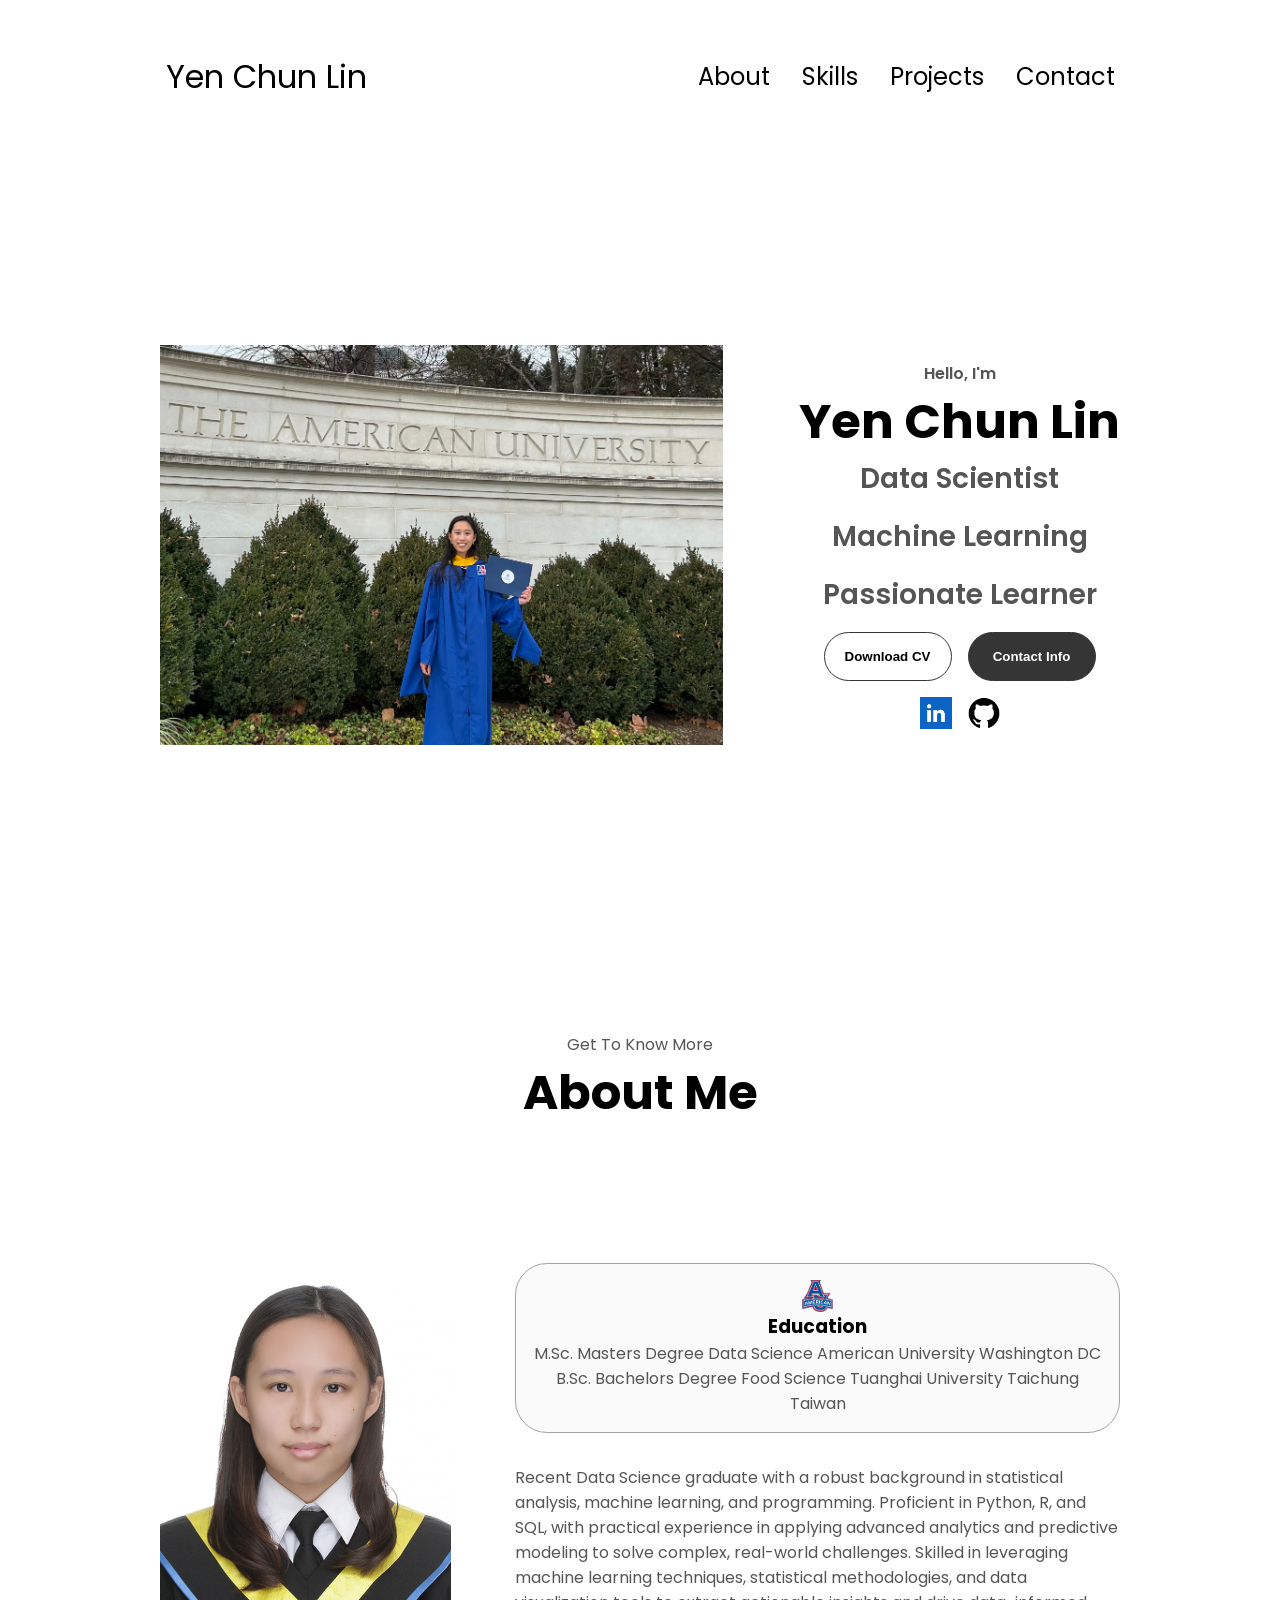
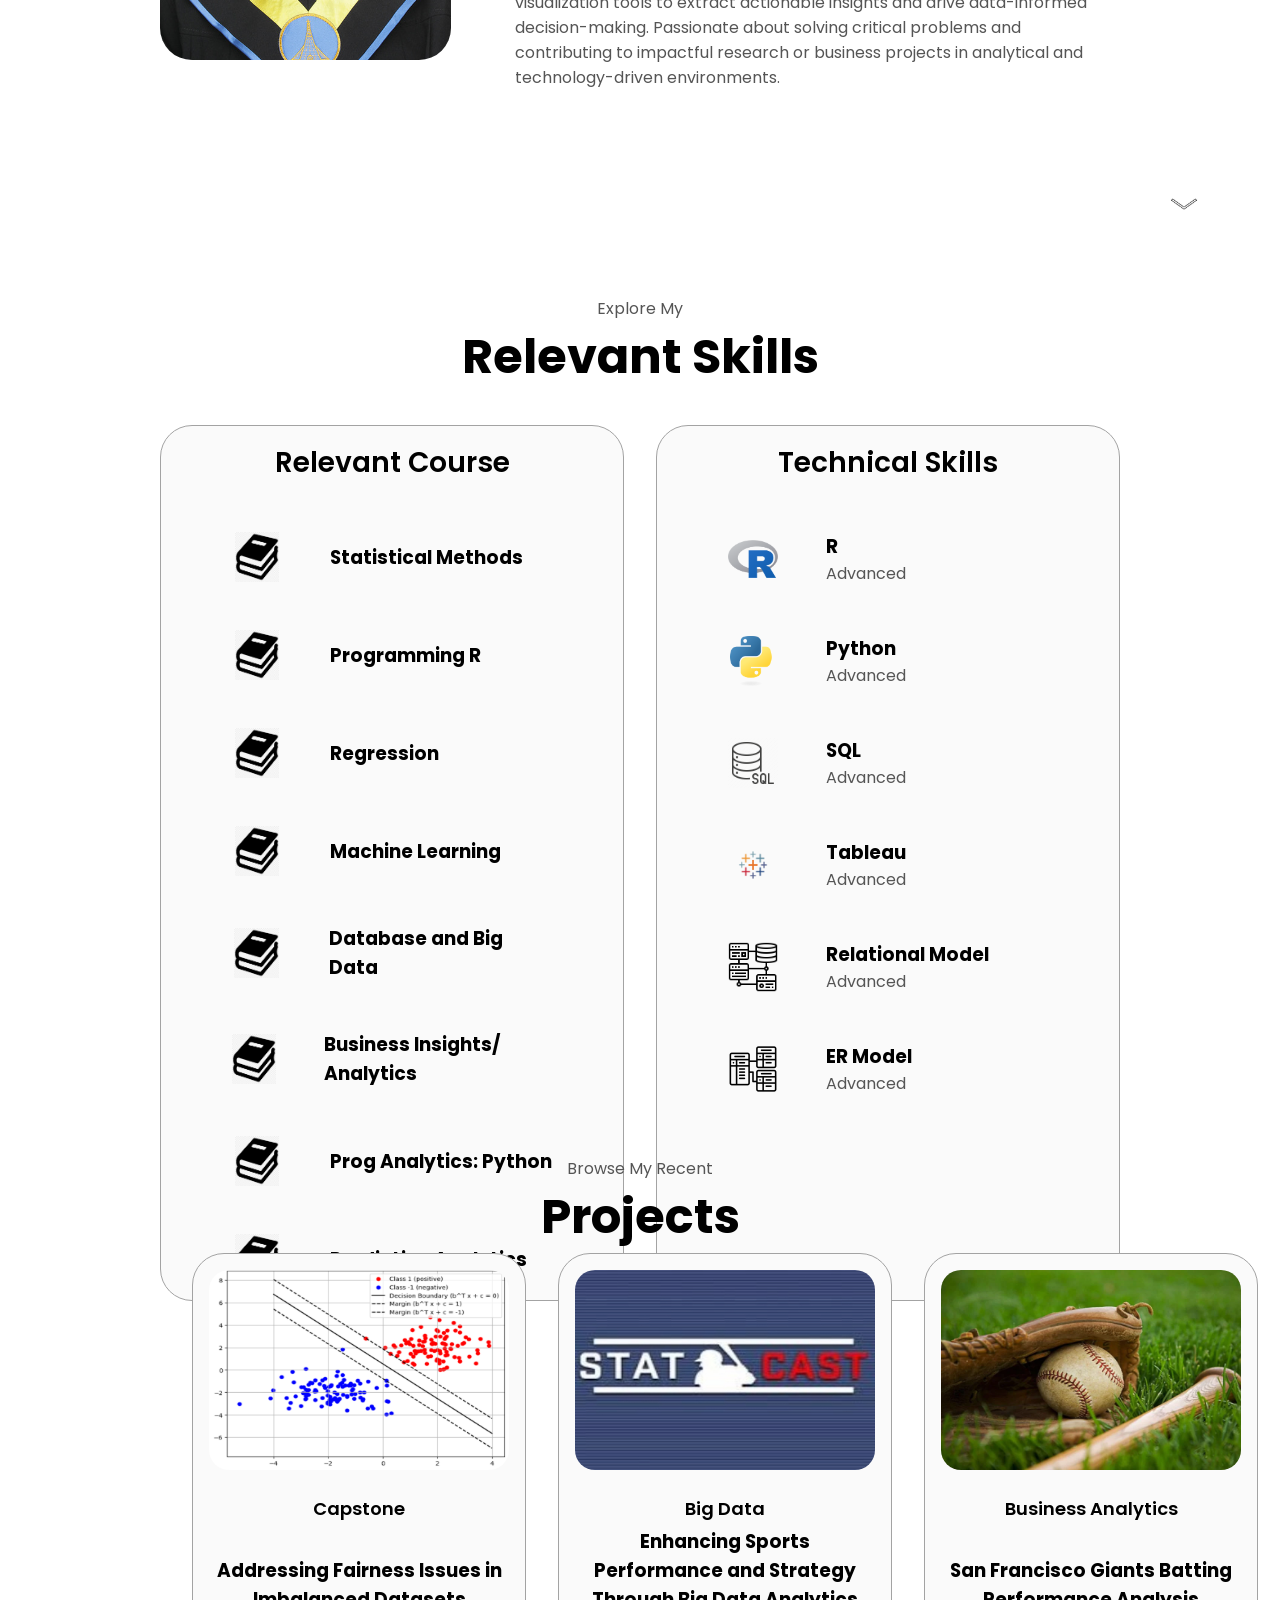
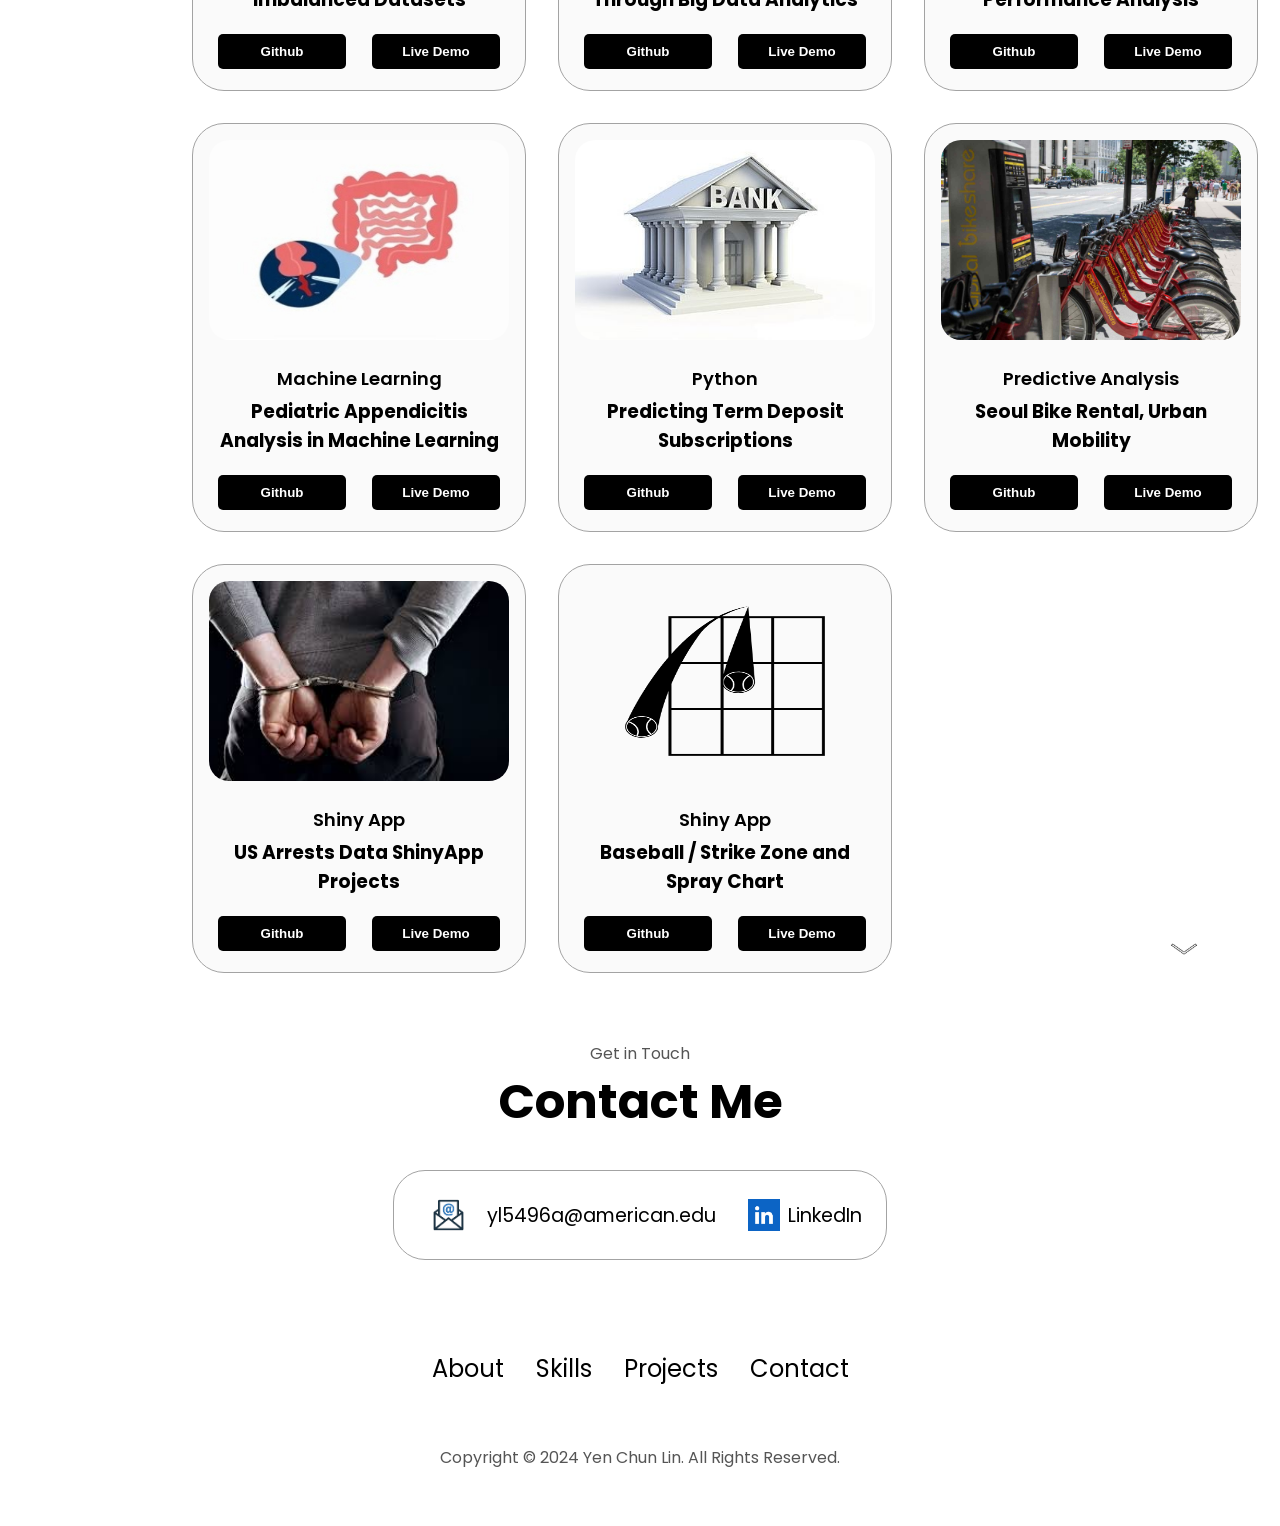
<file: index.html>
<!DOCTYPE html>
<html lang="en">
<head>
    <meta charset="UTF-8" />
    <meta http-equiv="X-UA-Compatible" content="IE=edge" />
    <meta name="viewport" content="width=device-width, initial-scale=1.0" />
    <title>My Portfolio</title>
    <link rel="stylesheet" href="style.css" />
    <link rel="stylesheet" href="mediaqueries.css" />
</head>
<body>
    <nav id="desktop-nav">
    <div class="logo">Yen Chun Lin</div>
    <div>
        <ul class="nav-links">
        <li><a href="#about">About</a></li>
        <li><a href="#skills">Skills</a></li>
        <li><a href="#projects">Projects</a></li>
        <li><a href="#contact">Contact</a></li>
        </ul>
    </div>
    </nav>
    <nav id="hamburger-nav">
    <div class="logo">Yen Chun Lin</div>
    <div class="hamburger-menu">
        <div class="hamburger-icon" onclick="toggleMenu()">
        <span></span>
        <span></span>
        <span></span>
        </div>
        <div class="menu-links">
        <li><a href="#about" onclick="toggleMenu()">About</a></li>
        <li><a href="#skills" onclick="toggleMenu()">Skills</a></li>
        <li><a href="#projects" onclick="toggleMenu()">Projects</a></li>
        <li><a href="#contact" onclick="toggleMenu()">Contact</a></li>
        </div>
    </div>
    </nav>
    <section id="profile">
    <div class="section__pic-container">
        <img src="./assets/770BD27D-AE2C-43A1-AE61-417B00E0836C.jpg" alt="Yen Chun Lin profile picture" />
    </div>
    <div class="section__text">
        <p class="section__text__p1">Hello, I'm</p>
        <h1 class="title">Yen Chun Lin</h1>
        <p class="section__text__p2">Data Scientist</p>
        <p class="section__text__p3">Machine Learning</p>
        <p class="section__text__p4">Passionate Learner</p>
        <div class="btn-container">
        <button
            class="btn btn-color-2"
            onclick="window.open('./assets/Yen-Chun-Lin-Resume.pdf')"
        >
            Download CV
        </button>
        <button class="btn btn-color-1" onclick="location.href='./#contact'">
            Contact Info
        </button>
        </div>
        <div id="socials-container">
        <img
            src="./assets/li.png"
            alt="My LinkedIn profile"
            class="icon"
            onclick="location.href='https://www.linkedin.com/in/yen-chun-lin-880751265/'"
        />
        <img
            src="./assets/git.png"
            alt="My Github profile"
            class="icon"
            onclick="location.href='https://github.com/YCLCarol'"
        />
        </div>
    </div>
    
    </section>
    <section id="about">
    <p class="section__text__p1">Get To Know More</p>
    <h1 class="title">About Me</h1>
    <div class="section-container">
        <div class="section__pic-container">
        <img
            src="./assets/6015F5EC-4504-4863-BA8F-F5A9B7061DFA.jpg"
            alt="Profile picture"
            class="about-pic"
        />
        </div>
        <div class="about-details-container">
        <div class="about-containers">
            <div class="details-container">
            <img
                src="./assets/American_Eagles_logo.svg.png"
                alt="Experience icon"
                class="icon"
            
            />
            <h3>Education</h3>
            <p>M.Sc. Masters Degree Data Science American University Washington DC<br />B.Sc. Bachelors Degree Food Science Tuanghai University Taichung Taiwan</p>
            </div>
        </div>
        <div class="text-container">
            <p>
            Recent Data Science graduate with a robust background in statistical analysis, machine learning, and programming. Proficient in Python, R, and SQL, with practical experience in applying advanced analytics and predictive modeling to solve complex, real-world challenges. Skilled in leveraging machine learning techniques, statistical methodologies, and data visualization tools to extract actionable insights and drive data-informed decision-making. Passionate about solving critical problems and contributing to impactful research or business projects in analytical and technology-driven environments.
            </p>
        </div>
        </div>
    </div>
    <img
        src="./assets/aw.jpg"
        alt="Arrow icon"
        class="icon arrow"
        onclick="location.href='./#skills'"
    />
    </section>
    <section id="skills">
    <p class="section__text__p1">Explore My</p>
    <h1 class="title">Relevant Skills </h1>
    <div class="experience-details-container">
        <div class="about-containers">
        <div class="details-container">
            <h2 class="experience-sub-title">Relevant Course</h2>
            <div class="article-container">
            <article>
                <img
                src="./assets/b.png"
                alt="Experience icon"
                class="icon"
                />
                <div>
                <h3>Statistical Methods</h3>
                </div>
            </article>
            <article>
                <img
                src="./assets/b.png"
                alt="Experience icon"
                class="icon"
                />
                <div>
                <h3>Programming R</h3>
                </div>
            </article>
            <article>
                <img
                src="./assets/b.png"
                alt="Experience icon"
                class="icon"
                />
                <div>
                <h3>Regression</h3>
                </div>
            </article>
            <article>
                <img
                src="./assets/b.png"
                alt="Experience icon"
                class="icon"
                />
                <div>
                <h3>Machine Learning</h3>
                </div>
            </article>
            <article>
                <img
                src="./assets/b.png"
                alt="Experience icon"
                class="icon"
                />
                <div>
                <h3>Database and Big Data</h3>
                </div>
            </article>
            <article>
                <img
                src="./assets/b.png"
                alt="Experience icon"
                class="icon"
                />
                <div>
                <h3>Business Insights/ Analytics</h3>
                </div>
            </article>
            <article>
                <img
                src="./assets/b.png"
                alt="Experience icon"
                class="icon"
                />
                <div>
                <h3>Prog Analytics: Python</h3>
                </div>
            </article>
            <article>
                <img
                src="./assets/b.png"
                alt="Experience icon"
                class="icon"
                />
                <div>
                <h3>Predictive Analytics</h3>
                </div>
            </article>
            </div>
        </div>
        <div class="details-container">
            <h2 class="experience-sub-title">Technical Skills</h2>
            <div class="article-container">
            <article>
                <img
                src="./assets/R_logo.svg.png"
                alt="Experience icon"
                class="icon"
                />
                <div>
                <h3>R</h3>
                <p>Advanced</p>
                </div>
            </article>
            <article>
                <img
                src="./assets/Python-logo-notext.svg.png"
                alt="Experience icon"
                class="icon"
                />
                <div>
                <h3>Python</h3>
                <p>Advanced</p>
                </div>
            </article>
            <article>
                <img
                src="./assets/s.webp"
                alt="Experience icon"
                class="icon"
                />
                <div>
                <h3>SQL</h3>
                <p>Advanced</p>
                </div>
            </article>
            <article>
                <img
                src="./assets/Tableau-Symbol.png"
                alt="Experience icon"
                class="icon"
                />
                <div>
                <h3>Tableau</h3>
                <p>Advanced</p>
                </div>
            </article>
            <article>
                <img
                src="./assets/2758630.png"
                alt="Experience icon"
                class="icon"
                />
                <div>
                <h3>Relational Model</h3>
                <p>Advanced</p>
                </div>
            </article>
            <article>
                <img
                src="./assets/ER.png"
                alt="Experience icon"
                class="icon"
                />
                <div>
                <h3>ER Model</h3>
                <p>Advanced</p>
                </div>
            </article>
            </div>
        </div>
        </div>
    </div>

    <img
        src="./assets/aw.jpg"
        alt="Arrow icon"
        class="icon arrow"
        onclick="location.href='./#projects'"
    />
    </section>
    <section id="projects">
    <p class="section__text__p1">Browse My Recent</p>
    <h1 class="title">Projects</h1>
    <div class="projects-container">
        <!--Project 1-->
        <div class="details-container color-container">
            <div class="article-container">
            <img
                src="./assets/file.png"
                alt="Project 1"
                class="project-img layer"
            />
            </div>
            <h2 class="experience-sub-title project-title">Capstone</h2>
            <h3>Addressing Fairness Issues in Imbalanced Datasets</h3>
            <div class="btn-container">
            <button
                class="btn btn-color-2 project-btn"
                onclick="location.href='https://github.com/YCLCarol/YenChunLin_projects/blob/main/Capstone%20-%20Addressing%20Fairness%20Issues%20in%20Imbalance%20Datasets.pdf/'"
            >
                Github
            </button>
            <button
                class="btn btn-color-2 project-btn"
                onclick="location.href='./assets/Capstone.pdf'"
            >
                Live Demo
            </button>
            </div>
        </div>
        
        <!--Project 2-->
        <div class="details-container color-container">
            <div class="article-container">
            <img
                src="./assets/file2.jpg"
                alt="Project 2"
                class="project-img layer"
            />
            </div>
            <h2 class="experience-sub-title project-title">Big Data</h2>
            <h3>Enhancing Sports Performance and Strategy
                Through Big Data Analytics</h3>
            <div class="btn-container">
            <button
                class="btn btn-color-2 project-btn"
                onclick="location.href='https://github.com/YCLCarol/YenChunLin_projects/blob/main/Enhancing%20Sports%20Performance%20and%20Strategy%20-%20Yen%20Chun%20Lin.pdf'"
            >
                Github
            </button>
            <button
                class="btn btn-color-2 project-btn"
                onclick="location.href='./assets/Enhancing Sports Performance and Strategy Through Big Data Analytics.pdf'"
            >
                Live Demo
            </button>
            </div>
        </div>
        
        <!--Project 3-->
        <div class="details-container color-container">
            <div class="article-container">
            <img
                src="./assets/file4.webp"
                alt="Project 3"
                class="project-img layer"
            />
            </div>
            <h2 class="experience-sub-title project-title">Business Analytics</h2>
            <h3>San Francisco Giants Batting Performance Analysis</h3>
            <div class="btn-container">
            <button
                class="btn btn-color-2 project-btn"
                onclick="location.href='https://github.com/YCLCarol/YenChunLin_projects/blob/main/San%20Francisco%20Giants%20Batting%20Performance%20Analysis%20-%20Yen%20Chun%20Lin%2C%20Amie%20Touray%2C%20Pavan%20Ketankumar%20Patel%2C%20Yangyang%20Li.pdf'"
            >
                Github
            </button>
            <button
                class="btn btn-color-2 project-btn"
                onclick="location.href='./assets/San Francisco Giants Batting Performance Analysis - Yen Chun Lin, Amie Touray, Pavan Ketankumar Patel, Yangyang Li.pdf'"
            >
                Live Demo
            </button>
            </div>
        </div>
        
        <!--Project 4-->
        <div class="details-container color-container">
            <div class="article-container">
            <img
                src="./assets/file3.jpg"
                alt="Project 4"
                class="project-img layer"
            />
            </div>
            <h2 class="experience-sub-title project-title">Machine Learning</h2>
            <h3>Pediatric Appendicitis Analysis in Machine Learning</h3>
            <div class="btn-container">
            <button
                class="btn btn-color-2 project-btn"
                onclick="location.href='https://github.com/YCLCarol/YenChunLin_projects/blob/main/Pediatric%20Appendicitis-%20Yen%20Chun%20Lin%2C%20Nylah%20Safforld.Rmd'"
            >
                Github
            </button>
            <button
                class="btn btn-color-2 project-btn"
                onclick="location.href='./assets/Pediatric Appendicitis- Yen Chun Lin, Nylah Safforld.pdf'"
            >
                Live Demo
            </button>
            </div>
        </div>
        
        <!--Project 5-->
        <div class="details-container color-container">
            <div class="article-container">
            <img
                src="./assets/bank.jpg"
                alt="Project 5"
                class="project-img layer"
            />
            </div>
            <h2 class="experience-sub-title project-title">Python</h2>
            <h3>Predicting Term Deposit Subscriptions</h3>
            <div class="btn-container">
            <button
                class="btn btn-color-2 project-btn"
                onclick="location.href='https://github.com/YCLCarol/YenChunLin_projects/blob/main/Predicting%20Term%20Deposit%20Subscription%20Using%20Bank%20Marketing%20Data%20-%20Yen%20Chun%20Lin%20Yen%20Jo%20Lee%2C%20Soyoung%20Yoon%2C%20Shu%20Wen%20Teng.ipynb'"
            >
                Github
            </button>
            <button
                class="btn btn-color-2 project-btn"
                onclick="location.href='./assets/Predicting Term Deposit Subscription Using Bank Marketing Data.pdf'"
            >
                Live Demo
            </button>
            </div>
        </div>
        
        <!--Project 6-->
        <div class="details-container color-container">
            <div class="article-container">
            <img
                src="./assets/14326445924_59ee76c61d_k1-74c1080c63154baca525a04c342f60af.jpg"
                alt="Project 6"
                class="project-img layer"
            />
            </div>
            <h2 class="experience-sub-title project-title">Predictive Analysis</h2>
            <h3>Seoul Bike Rental, Urban Mobility</h3>
            <div class="btn-container">
            <button
                class="btn btn-color-2 project-btn"
                onclick="location.href='https://github.com/YCLCarol/YenChunLin_projects/blob/main/Seoul%20Bike%20Rental%2C%20Urban%20Mobility-%20Yen%20Chun%20Lin%2C%20Silvy%20Saint-Jean%2C%20YangYang%20Li.qmd'"
            >
                Github
            </button>
            <button
                class="btn btn-color-2 project-btn"
                onclick="location.href='./assets/Seoul Bike Rental, Urban Mobility- Yen Chun Lin, Silvy Saint-Jean, YangYang Li.pdf'"
            >
                Live Demo
            </button>
            </div>
        </div>
        
        <!--Project 7-->
        <div class="details-container color-container">
            <!--Row 3-->
            <div class="article-container">
            <img
                src="./assets/下載.jfif"
                alt="Project 7"
                class="project-img layer"
            />
            </div>
            <h2 class="experience-sub-title project-title">Shiny App</h2>
            <h3>US Arrests Data ShinyApp Projects</h3>
            <div class="btn-container">
            <button
                class="btn btn-color-2 project-btn"
                onclick="location.href='https://github.com/YCLCarol/YenChunLin_projects/blob/main/US%20Arrests%20Data%20ShinyApp%20Project%20-%20Yen-Chun%20Lin%20%26%20Aileen%20McDonald.R'"
            >
                Github
            </button>
            <button
                class="btn btn-color-2 project-btn"
                onclick="location.href=' https://yclcarol.shinyapps.io/US_Aressts_shinyapp/'"
            >
                Live Demo
            </button>
            </div>
        </div>
        <!--Project 8-->
        <div class="details-container color-container">
            <div class="article-container">
            <img
                src="./assets/6833106-512.png"
                alt="Project 8"
                class="project-img layer"
            />
            </div>
            <h2 class="experience-sub-title project-title">Shiny App</h2>
            <h3>Baseball / Strike Zone and Spray Chart</h3>
            <div class="btn-container">
            <button
                class="btn btn-color-2 project-btn"
                onclick="location.href='https://github.com/YCLCarol/YenChunLin_projects/blob/main/strike%20zone%20and%20spray%20chart.R'"
            >
                Github
            </button>
            <button
                class="btn btn-color-2 project-btn"
                onclick="location.href=' https://yclcarol.shinyapps.io/baseball_mlb/'"
            >
                Live Demo
            </button>
            </div>
        </div>                
    </div>

    <img
        src="./assets/aw.jpg"
        alt="Arrow icon"
        class="icon arrow"
        onclick="location.href='./#contact'"
    />
    </section>
    <section id="contact">
    <p class="section__text__p1">Get in Touch</p>
    <h1 class="title">Contact Me</h1>
    <div class="contact-info-upper-container">
        <div class="contact-info-container">
        <img
            src="./assets/email.jpg"
            alt="Email icon"
            class="icon contact-icon email-icon"
        />
        <p><a href="mailto:yl5496a@american.edu">yl5496a@american.edu</a></p>
        </div>
        <div class="contact-info-container">
        <img
            src="./assets/li.png"
            alt="LinkedIn icon"
            class="icon contact-icon"
        />
        <p><a href="https://www.linkedin.com/in/yen-chun-lin-880751265/">LinkedIn</a></p>
        </div>
    </div>
    </section>
    <footer>
    <nav>
        <div class="nav-links-container">
        <ul class="nav-links">
            <li><a href="#about">About</a></li>
            <li><a href="#skills">Skills</a></li>
            <li><a href="#projects">Projects</a></li>
            <li><a href="#contact">Contact</a></li>
        </ul>
        </div>
    </nav>
    <p>Copyright &#169; 2024 Yen Chun Lin. All Rights Reserved.</p>
    </footer>
    <script src="script.js"></script>
</body>
</html>
</file>
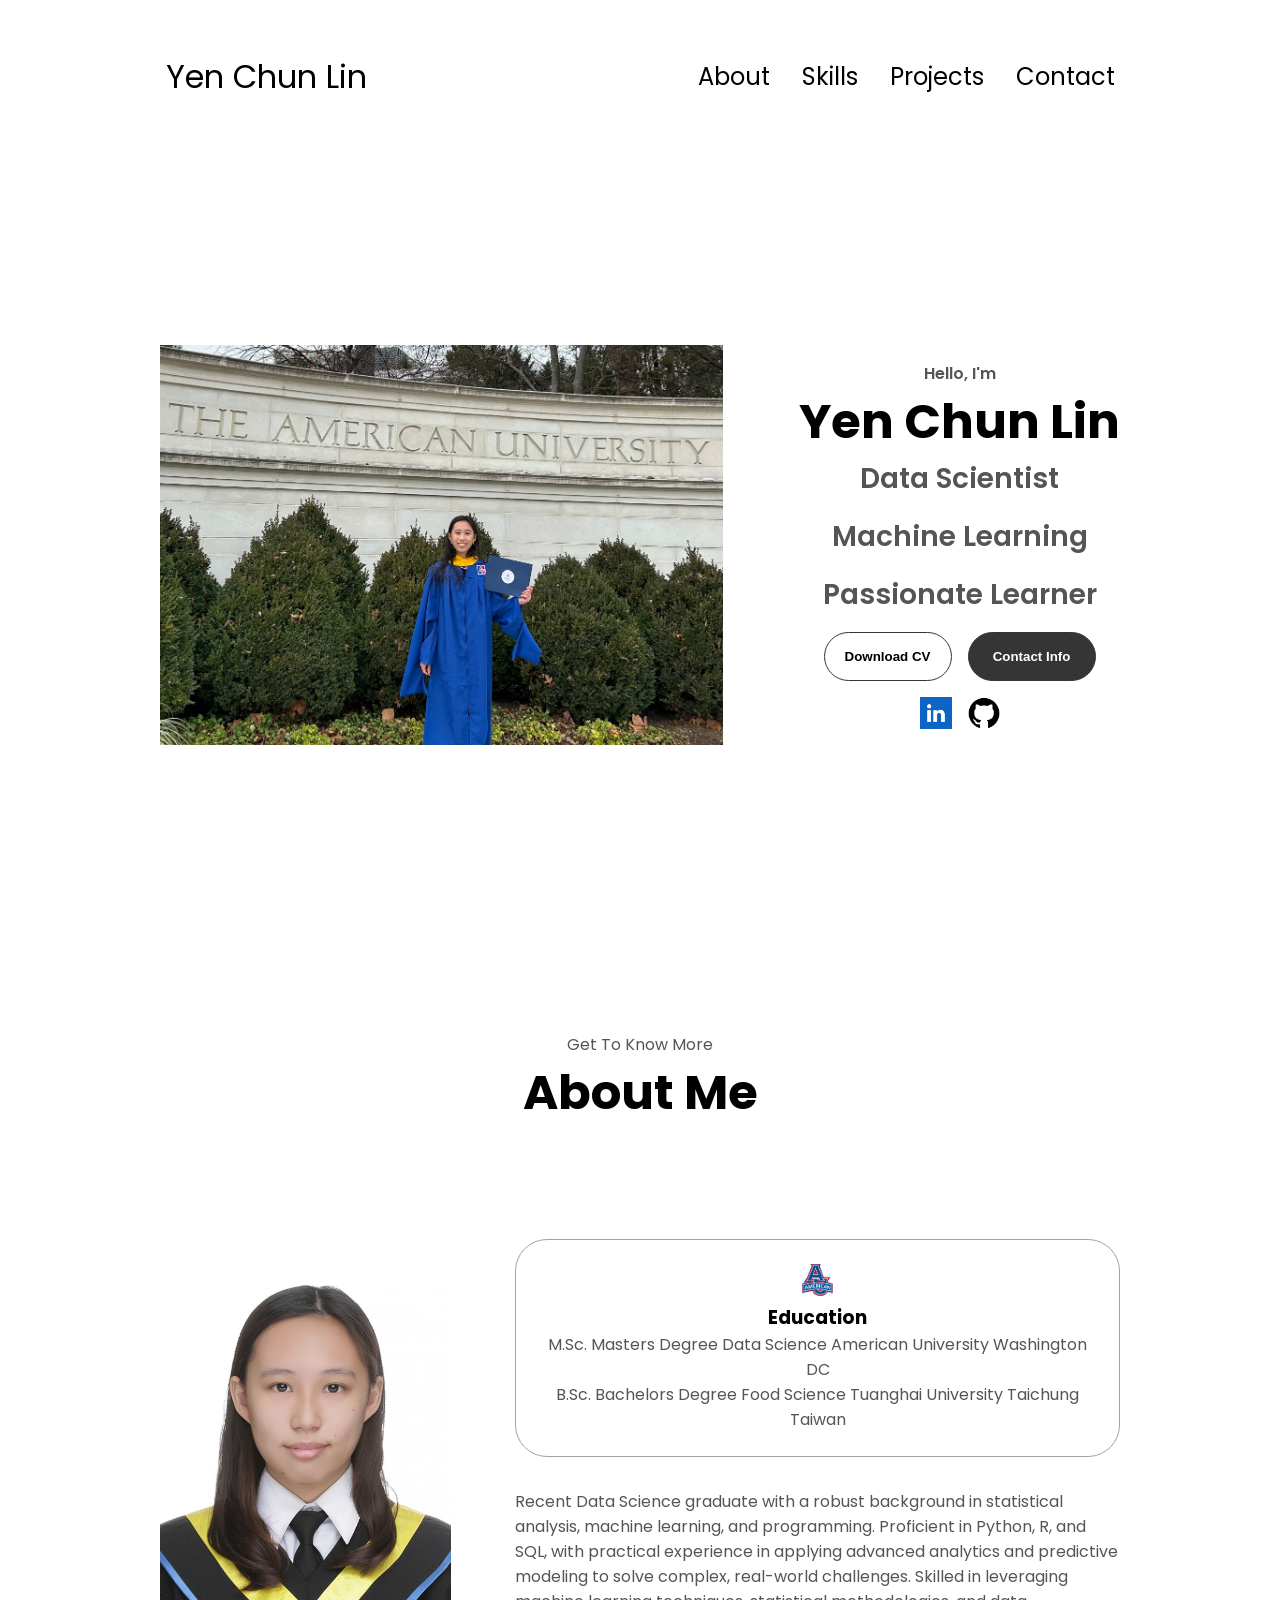
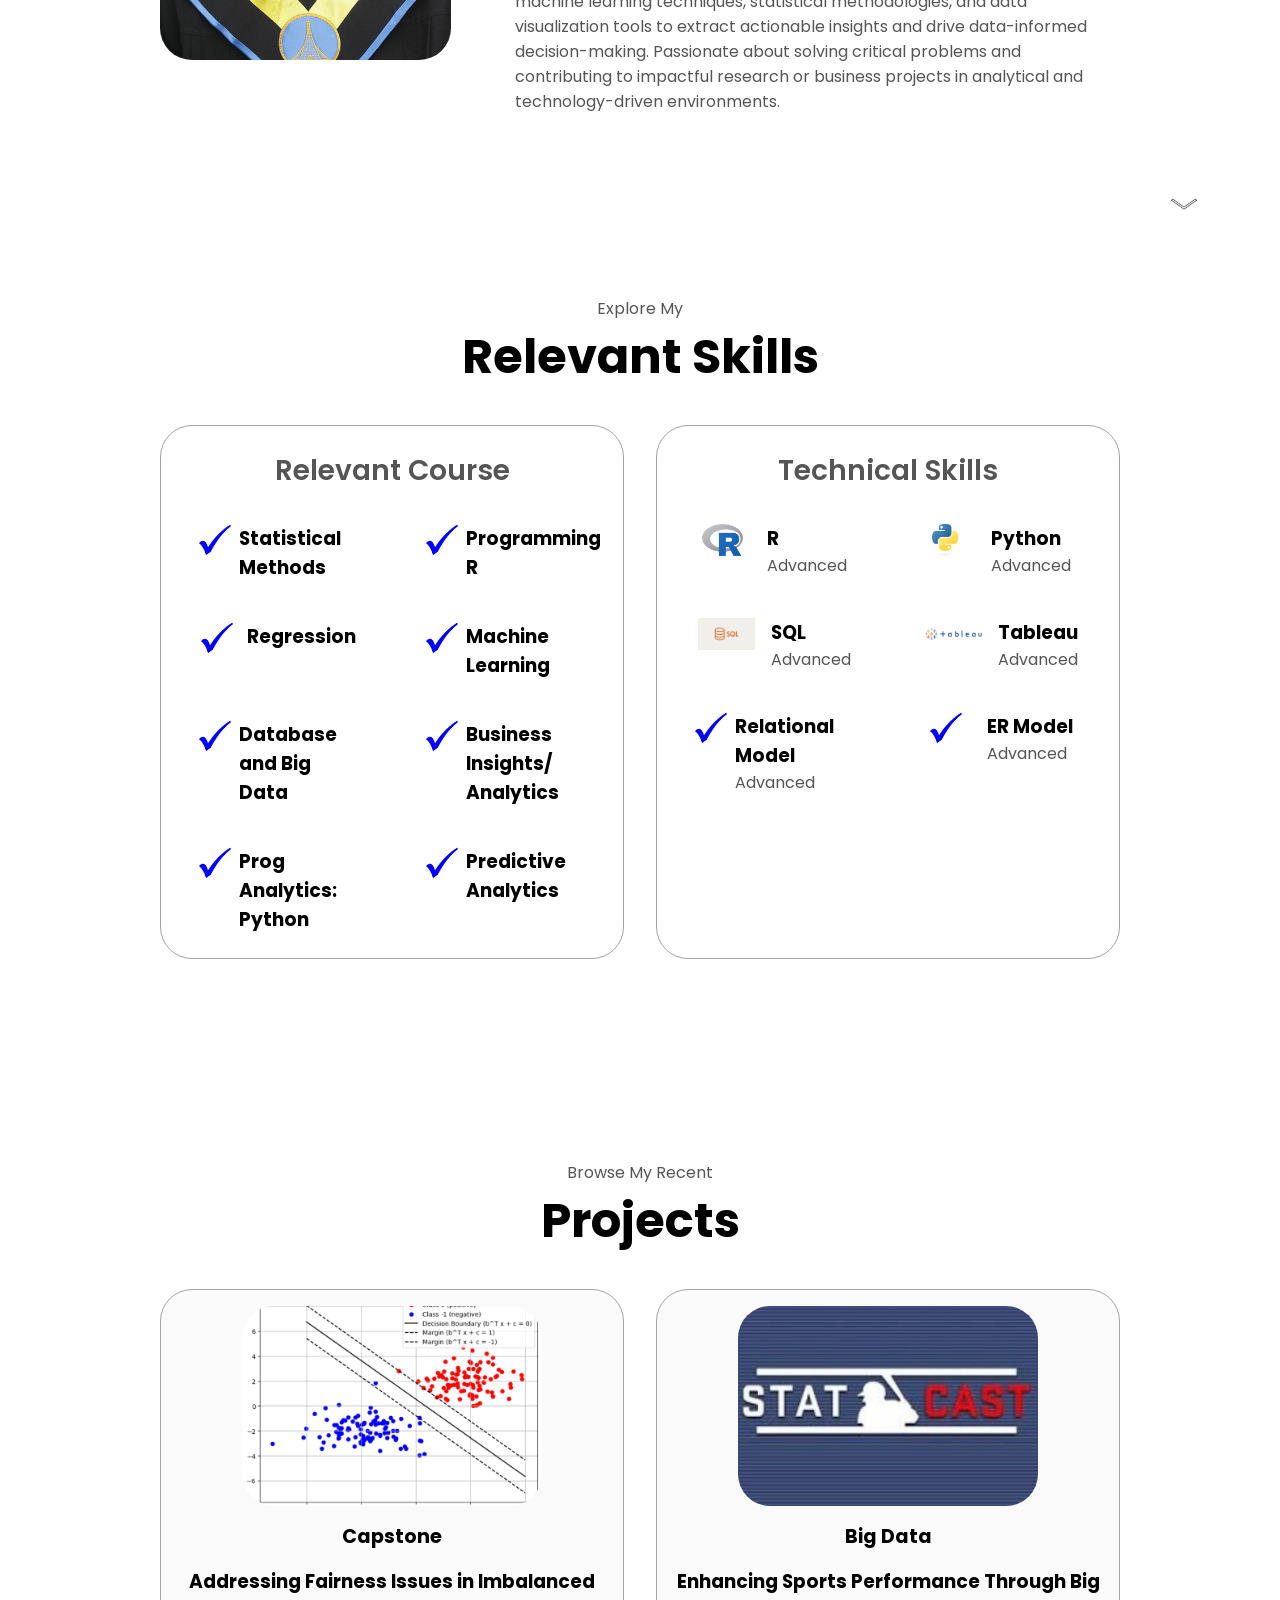
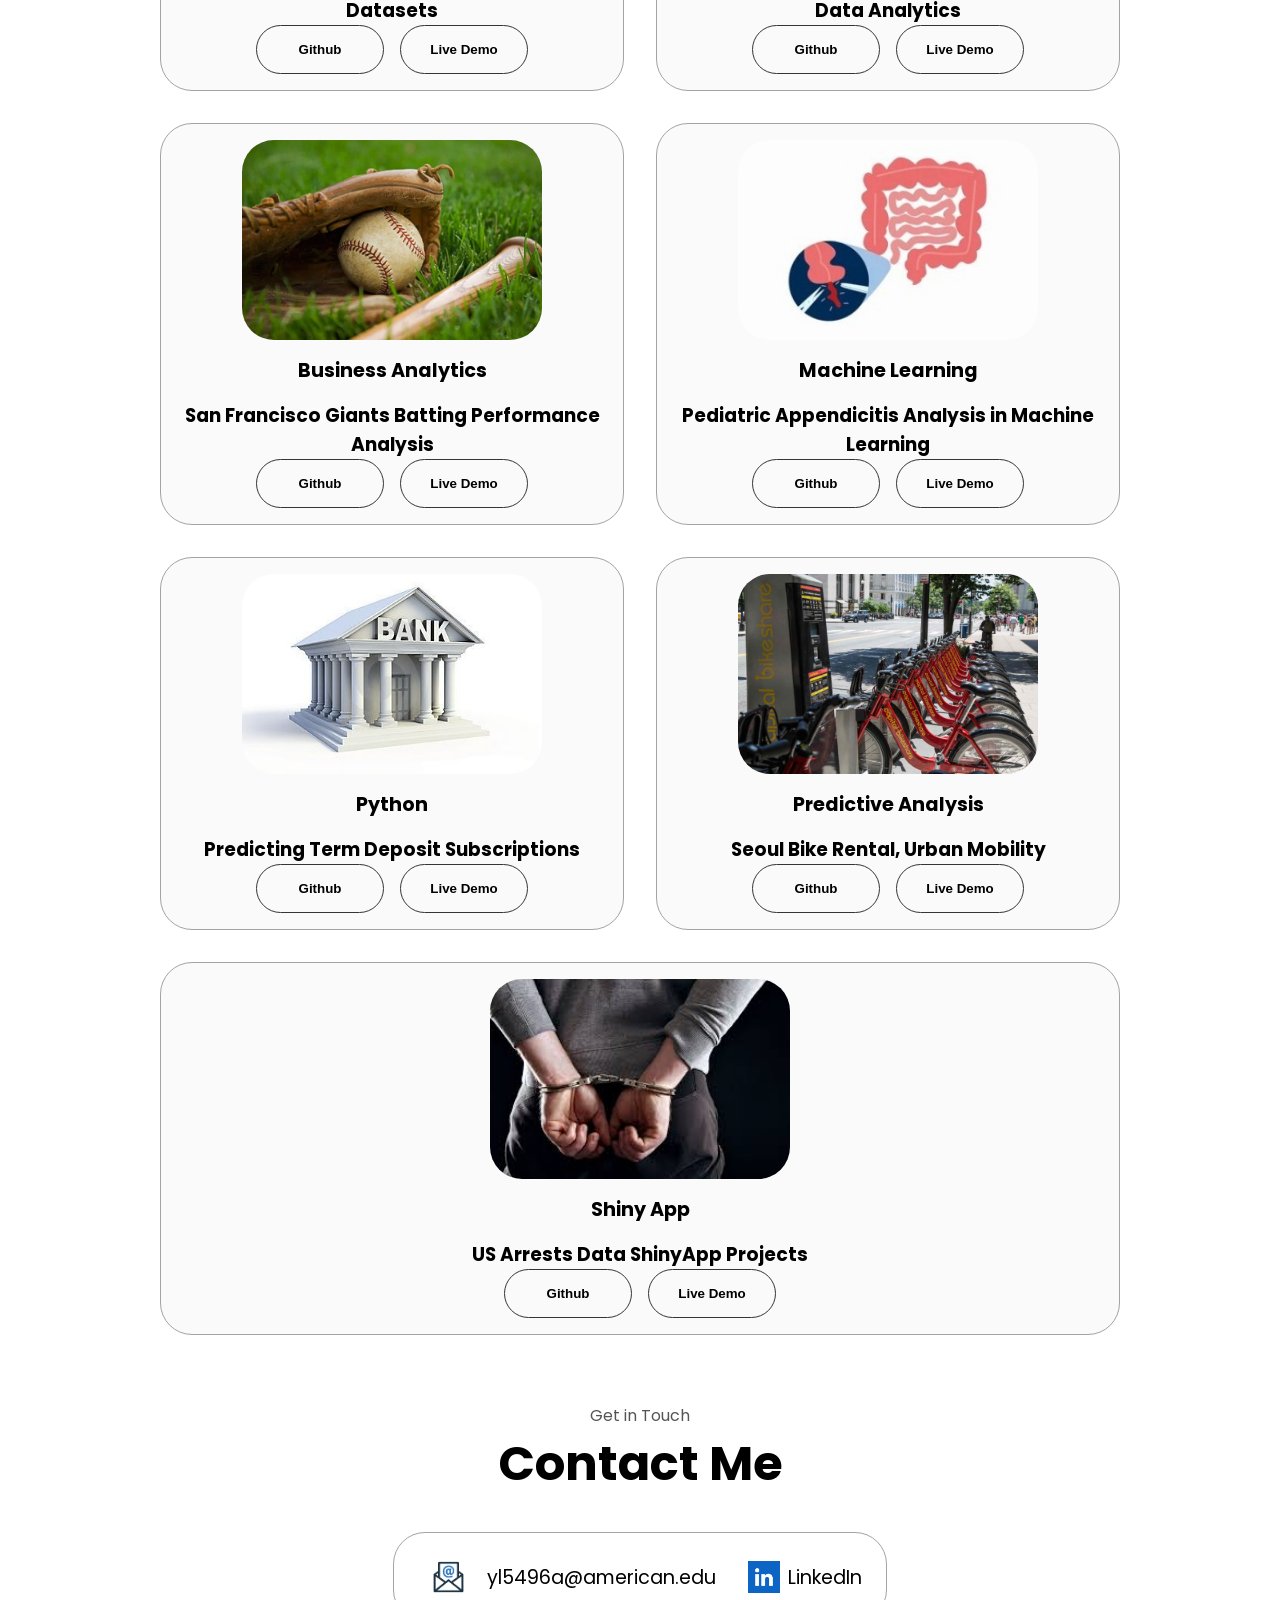
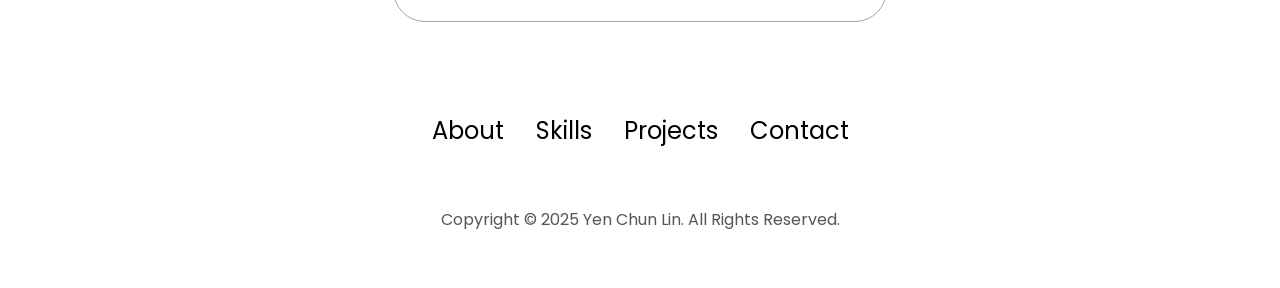
<file: assets/index.html>
<!DOCTYPE html>
<html lang="en">
<head>
    <meta charset="UTF-8" />
    <meta http-equiv="X-UA-Compatible" content="IE=edge" />
    <meta name="viewport" content="width=device-width, initial-scale=1.0" />
    <title>My Portfolio</title>
    <link rel="stylesheet" href="style.css" />
    <link rel="stylesheet" href="mediaqueries.css" />
</head>
<body>
    <nav id="desktop-nav">
    <div class="logo">Yen Chun Lin</div>
    <div>
        <ul class="nav-links">
        <li><a href="#about">About</a></li>
        <li><a href="#skills">Skills</a></li>
        <li><a href="#projects">Projects</a></li>
        <li><a href="#contact">Contact</a></li>
        </ul>
    </div>
    </nav>
    <nav id="hamburger-nav">
    <div class="logo">Yen Chun Lin</div>
    <div class="hamburger-menu">
        <div class="hamburger-icon" onclick="toggleMenu()">
        <span></span>
        <span></span>
        <span></span>
        </div>
        <div class="menu-links">
        <li><a href="#about" onclick="toggleMenu()">About</a></li>
        <li><a href="#skills" onclick="toggleMenu()">Skills</a></li>
        <li><a href="#projects" onclick="toggleMenu()">Projects</a></li>
        <li><a href="#contact" onclick="toggleMenu()">Contact</a></li>
        </div>
    </div>
    </nav>
    <section id="profile">
    <div class="section__pic-container">
        <img src="./770BD27D-AE2C-43A1-AE61-417B00E0836C.jpg" alt="Yen Chun Lin profile picture" />
    </div>
    <div class="section__text">
        <p class="section__text__p1">Hello, I'm</p>
        <h1 class="title">Yen Chun Lin</h1>
        <p class="section__text__p2">Data Scientist</p>
        <p class="section__text__p3">Machine Learning</p>
        <p class="section__text__p4">Passionate Learner</p>
        <div class="btn-container">
        <button
            class="btn btn-color-2"
            onclick="window.open('./Yen-Chun-Lin-Resume.pdf')"
        >
            Download CV
        </button>
        <button class="btn btn-color-1" onclick="location.href='./#contact'">
            Contact Info
        </button>
        </div>
        <div id="socials-container">
        <img
            src="./li.png"
            alt="My LinkedIn profile"
            class="icon"
            onclick="location.href='https://www.linkedin.com/in/yen-chun-lin-880751265/'"
        />
        <img
            src="./git.png"
            alt="My Github profile"
            class="icon"
            onclick="location.href='https://github.com/YCLCarol'"
        />
        </div>
    </div>
    </section>
    <section id="about">
    <p class="section__text__p1">Get To Know More</p>
    <h1 class="title">About Me</h1>
    <div class="section-container">
        <div class="section__pic-container">
        <img
            src="./6015F5EC-4504-4863-BA8F-F5A9B7061DFA.jpg"
            alt="Profile picture"
            class="about-pic"
        />
        </div>
        <div class="about-details-container">
        <div class="about-containers">
            <div class="details-container">
            <img
                src="./American_Eagles_logo.svg.png"
                alt="Experience icon"
                class="icon"
            
            />
            <h3>Education</h3>
            <p>M.Sc. Masters Degree Data Science American University Washington DC<br />B.Sc. Bachelors Degree Food Science Tuanghai University Taichung Taiwan</p>
            </div>
        </div>
        <div class="text-container">
            <p>
            Recent Data Science graduate with a robust background in statistical analysis, machine learning, and programming. Proficient in Python, R, and SQL, with practical experience in applying advanced analytics and predictive modeling to solve complex, real-world challenges. Skilled in leveraging machine learning techniques, statistical methodologies, and data visualization tools to extract actionable insights and drive data-informed decision-making. Passionate about solving critical problems and contributing to impactful research or business projects in analytical and technology-driven environments.
            </p>
        </div>
        </div>
    </div>
    <img
        src="./aw.jpg"
        alt="Arrow icon"
        class="icon arrow"
        onclick="location.href='./#skills'"
    />
    </section>
    <section id="skills">
    <p class="section__text__p1">Explore My</p>
    <h1 class="title">Relevant Skills </h1>
    <div class="experience-details-container">
        <div class="about-containers">
        <div class="details-container">
            <h2 class="experience-sub-title">Relevant Course</h2>
            <div class="article-container">
            <article>
                <img
                src="./check.png"
                alt="Experience icon"
                class="icon"
                />
                <div>
                <h3>Statistical Methods</h3>
                </div>
            </article>
            <article>
                <img
                src="./check.png"
                alt="Experience icon"
                class="icon"
                />
                <div>
                <h3>Programming R</h3>
                </div>
            </article>
            <article>
                <img
                src="./check.png"
                alt="Experience icon"
                class="icon"
                />
                <div>
                <h3>Regression</h3>
                </div>
            </article>
            <article>
                <img
                src="./check.png"
                alt="Experience icon"
                class="icon"
                />
                <div>
                <h3>Machine Learning</h3>
                </div>
            </article>
            <article>
                <img
                src="./check.png"
                alt="Experience icon"
                class="icon"
                />
                <div>
                <h3>Database and Big Data</h3>
                </div>
            </article>
            <article>
                <img
                src="./check.png"
                alt="Experience icon"
                class="icon"
                />
                <div>
                <h3>Business Insights/ Analytics</h3>
                </div>
            </article>
            <article>
                <img
                src="./check.png"
                alt="Experience icon"
                class="icon"
                />
                <div>
                <h3>Prog Analytics: Python</h3>
                </div>
            </article>
            <article>
                <img
                src="./check.png"
                alt="Experience icon"
                class="icon"
                />
                <div>
                <h3>Predictive Analytics</h3>
                </div>
            </article>
            </div>
        </div>
        <div class="details-container">
            <h2 class="experience-sub-title">Technical Skills</h2>
            <div class="article-container">
            <article>
                <img
                src="./R_logo.svg.png"
                alt="Experience icon"
                class="icon"
                />
                <div>
                <h3>R</h3>
                <p>Advanced</p>
                </div>
            </article>
            <article>
                <img
                src="./Python-logo-notext.svg.png"
                alt="Experience icon"
                class="icon"
                />
                <div>
                <h3>Python</h3>
                <p>Advanced</p>
                </div>
            </article>
            <article>
                <img
                src="./6697e5d70e6b50dbe5bbe3dd_6697e36f9a2e61c3f9a3c850_SQL.jpeg"
                alt="Experience icon"
                class="icon"
                />
                <div>
                <h3>SQL</h3>
                <p>Advanced</p>
                </div>
            </article>
            <article>
                <img
                src="./Tableau-Logo-1024x576.png"
                alt="Experience icon"
                class="icon"
                />
                <div>
                <h3>Tableau</h3>
                <p>Advanced</p>
                </div>
            </article>
            <article>
                <img
                src="./check.png"
                alt="Experience icon"
                class="icon"
                />
                <div>
                <h3>Relational Model</h3>
                <p>Advanced</p>
                </div>
            </article>
            <article>
                <img
                src="./check.png"
                alt="Experience icon"
                class="icon"
                />
                <div>
                <h3>ER Model</h3>
                <p>Advanced</p>
                </div>
            </article>
            </div>
        </div>
        </div>
    </div>

    <img
        src="./aw.jpg"
        alt="Arrow icon"
        class="icon arrow"
        onclick="location.href='./#projects'"
    />
    </section>
    <section id="projects">
    <p class="section__text__p1">Browse My Recent</p>
    <h1 class="title">Projects</h1>
    <div class="experience-details-container">
        <div class="about-containers">
        <div class="details-container color-container">
            <div class="article-container">
            <img
                src="./file.png"
                alt="Project 1"
                class="project-img"
            />
            </div>
            <h2 class="experience-sub-title project-title">Capstone</h2>
            <h3>Addressing Fairness Issues in Imbalanced Datasets</h3>
            <div class="btn-container">
            <button
                class="btn btn-color-2 project-btn"
                onclick="location.href='https://github.com/YCLCarol/YenChunLin_projects/blob/main/Capstone%20-%20Addressing%20Fairness%20Issues%20in%20Imbalance%20Datasets.pdf/'"
            >
                Github
            </button>
            <button
                class="btn btn-color-2 project-btn"
                onclick="location.href='./Capstone.pdf'"
            >
                Live Demo
            </button>
            </div>
        </div>
        <div class="details-container color-container">
            <div class="article-container">
            <img
                src="./file2.jpg"
                alt="Project 2"
                class="project-img"
            />
            </div>
            <h2 class="experience-sub-title project-title">Big Data</h2>
            <h3>Enhancing Sports Performance Through Big Data Analytics</h3>
            <div class="btn-container">
            <button
                class="btn btn-color-2 project-btn"
                onclick="location.href='https://github.com/YCLCarol/YenChunLin_projects/blob/main/Enhancing%20Sports%20Performance%20and%20Strategy%20-%20Yen%20Chun%20Lin.pdf'"
            >
                Github
            </button>
            <button
                class="btn btn-color-2 project-btn"
                onclick="location.href='./Enhancing Sports Performance and Strategy Through Big Data Analytics.pdf'"
            >
                Live Demo
            </button>
            </div>
        </div>
        <div class="details-container color-container">
            <div class="article-container">
            <img
                src="./file4.webp"
                alt="Project 3"
                class="project-img"
            />
            </div>
            <h2 class="experience-sub-title project-title">Business Analytics</h2>
            <h3>San Francisco Giants Batting Performance Analysis</h3>
            <div class="btn-container">
            <button
                class="btn btn-color-2 project-btn"
                onclick="location.href='https://github.com/YCLCarol/YenChunLin_projects/blob/main/San%20Francisco%20Giants%20Batting%20Performance%20Analysis%20-%20Yen%20Chun%20Lin%2C%20Amie%20Touray%2C%20Pavan%20Ketankumar%20Patel%2C%20Yangyang%20Li.pdf'"
            >
                Github
            </button>
            <button
                class="btn btn-color-2 project-btn"
                onclick="location.href='./San Francisco Giants Batting Performance Analysis - Yen Chun Lin, Amie Touray, Pavan Ketankumar Patel, Yangyang Li.pdf'"
            >
                Live Demo
            </button>
            </div>
        </div>
        <div class="details-container color-container">
            <div class="article-container">
            <img
                src="./file3.jpg"
                alt="Project 4"
                class="project-img"
            />
            </div>
            <h2 class="experience-sub-title project-title">Machine Learning</h2>
            <h3>Pediatric Appendicitis Analysis in Machine Learning</h3>
            <div class="btn-container">
            <button
                class="btn btn-color-2 project-btn"
                onclick="location.href='https://github.com/YCLCarol/YenChunLin_projects/blob/main/Pediatric%20Appendicitis-%20Yen%20Chun%20Lin%2C%20Nylah%20Safforld.Rmd'"
            >
                Github
            </button>
            <button
                class="btn btn-color-2 project-btn"
                onclick="location.href='./Pediatric Appendicitis- Yen Chun Lin, Nylah Safforld.pdf'"
            >
                Live Demo
            </button>
            </div>
        </div>
        <div class="details-container color-container">
            <div class="article-container">
            <img
                src="./bank.jpg"
                alt="Project 5"
                class="project-img"
            />
            </div>
            <h2 class="experience-sub-title project-title">Python</h2>
            <h3>Predicting Term Deposit Subscriptions</h3>
            <div class="btn-container">
            <button
                class="btn btn-color-2 project-btn"
                onclick="location.href='https://github.com/YCLCarol/YenChunLin_projects/blob/main/Predicting%20Term%20Deposit%20Subscription%20Using%20Bank%20Marketing%20Data%20-%20Yen%20Chun%20Lin%20Yen%20Jo%20Lee%2C%20Soyoung%20Yoon%2C%20Shu%20Wen%20Teng.ipynb'"
            >
                Github
            </button>
            <button
                class="btn btn-color-2 project-btn"
                onclick="location.href='./Predicting Term Deposit Subscription Using Bank Marketing Data - Yen Chun Lin Yen Jo Lee, Soyoung Yoon, Shu Wen Teng.ipynb'"
            >
                Live Demo
            </button>
            </div>
        </div>
        <div class="details-container color-container">
            <div class="article-container">
            <img
                src="./14326445924_59ee76c61d_k1-74c1080c63154baca525a04c342f60af.jpg"
                alt="Project 6"
                class="project-img"
            />
            </div>
            <h2 class="experience-sub-title project-title">Predictive Analysis</h2>
            <h3>Seoul Bike Rental, Urban Mobility</h3>
            <div class="btn-container">
            <button
                class="btn btn-color-2 project-btn"
                onclick="location.href='https://github.com/YCLCarol/YenChunLin_projects/blob/main/Seoul%20Bike%20Rental%2C%20Urban%20Mobility-%20Yen%20Chun%20Lin%2C%20Silvy%20Saint-Jean%2C%20YangYang%20Li.pdf'"
            >
                Github
            </button>
            <button
                class="btn btn-color-2 project-btn"
                onclick="location.href='./Seoul Bike Rental, Urban Mobility- Yen Chun Lin, Silvy Saint-Jean, YangYang Li.qmd'"
            >
                Live Demo
            </button>
            </div>
        </div>
        <div class="details-container color-container">
            <div class="article-container">
            <img
                src="./下載.jfif"
                alt="Project 7"
                class="project-img"
            />
            </div>
            <h2 class="experience-sub-title project-title">Shiny App</h2>
            <h3>US Arrests Data ShinyApp Projects</h3>
            <div class="btn-container">
            <button
                class="btn btn-color-2 project-btn"
                onclick="location.href='https://github.com/YCLCarol/YenChunLin_projects/blob/main/US%20Arrests%20Data%20ShinyApp%20Project%20-%20Yen-Chun%20Lin%20%26%20Aileen%20McDonald.R'"
            >
                Github
            </button>
            <button
                class="btn btn-color-2 project-btn"
                onclick="location.href='./US Arrests Data ShinyApp Project - Yen-Chun Lin & Aileen McDonald.R'"
            >
                Live Demo
            </button>
            </div>
        </div>        
    </div>

    <img
        src="./aw.jpg"
        alt="Arrow icon"
        class="icon arrow"
        onclick="location.href='./#contact'"
    />
    </section>
    <section id="contact">
    <p class="section__text__p1">Get in Touch</p>
    <h1 class="title">Contact Me</h1>
    <div class="contact-info-upper-container">
        <div class="contact-info-container">
        <img
            src="./email.jpg"
            alt="Email icon"
            class="icon contact-icon email-icon"
        />
        <p><a href="mailto:yl5496a@american.edu">yl5496a@american.edu</a></p>
        </div>
        <div class="contact-info-container">
        <img
            src="./li.png"
            alt="LinkedIn icon"
            class="icon contact-icon"
        />
        <p><a href="https://www.linkedin.com/in/yen-chun-lin-880751265/">LinkedIn</a></p>
        </div>
    </div>
    </section>
    <footer>
    <nav>
        <div class="nav-links-container">
        <ul class="nav-links">
            <li><a href="#about">About</a></li>
            <li><a href="#skills">Skills</a></li>
            <li><a href="#projects">Projects</a></li>
            <li><a href="#contact">Contact</a></li>
        </ul>
        </div>
    </nav>
    <p>Copyright &#169; 2025 Yen Chun Lin. All Rights Reserved.</p>
    </footer>
    <script src="script.js"></script>
</body>
</html>
</file>
<file: style.css>
/* GENERAL */

@import url("https://fonts.googleapis.com/css2?family=Poppins:wght@300;400;500;600&display=swap");

* {
margin: 0;
padding: 0;
}

body {
font-family: "Poppins", sans-serif;
overflow-x: hidden;
}

html {
scroll-behavior: smooth;
}

p {
color: rgb(85, 85, 85);
}

/* TRANSITION */

a,
.btn {
transition: all 300ms ease;
}

/* DESKTOP NAV */

nav,
.nav-links {
display: flex;
}

nav {
justify-content: space-around;
align-items: center;
height: 17vh;
}

.nav-links {
gap: 2rem;
list-style: none;
font-size: 1.5rem;
}

a {
color: black;
text-decoration: none;
text-decoration-color: white;
}

a:hover {
color: grey;
text-decoration: underline;
text-underline-offset: 1rem;
text-decoration-color: rgb(181, 181, 181);
}

.logo {
font-size: 2rem;
}

.logo:hover {
cursor: default;
}

/* HAMBURGER MENU */

#hamburger-nav {
display: none;
}

.hamburger-menu {
position: relative;
display: inline-block;
}

.hamburger-icon {
display: flex;
flex-direction: column;
justify-content: space-between;
height: 24px;
width: 30px;
cursor: pointer;
}

.hamburger-icon span {
width: 100%;
height: 2px;
background-color: black;
transition: all 0.3 ease-in-out;
}

.menu-links {
position: absolute;
top: 100%;
right: 0;
background-color: white;
width: fit-content;
max-height: 0;
overflow: hidden;
transition: all 0.3 ease-in-out;
}

.menu-links a {
display: block;
padding: 10px;
text-align: center;
font-size: 1.5rem;
color: black;
text-decoration: none;
transition: all 0.3 ease-in-out;
}

.menu-links li {
list-style: none;
}

.menu-links.open {
max-height: 300px;
}

.hamburger-icon.open span:first-child {
transform: rotate(45deg) translate(10px, 5px);
}

.hamburger-icon.open span:nth-child(2) {
opacity: 0;
}

.hamburger-icon.open span:last-child {
transform: rotate(-45deg) translate(10px, -5px);
}

.hamburger-icon span:first-child {
transform: none;
}

.hamburger-icon span:first-child {
opacity: 1;
}

.hamburger-icon span:first-child {
transform: none;
}

/* SECTIONS */

section {
padding-top: 4vh;
height: 96vh;
margin: 0 10rem;
box-sizing: border-box;
min-height: fit-content;
}

.section-container {
display: flex;
}

/* PROFILE SECTION */


#profile {
display: flex;
justify-content: space-between;
gap: 5rem;
height: 80vh;
}

.section__pic-container {
display: flex;
height: 400px;
width: 400px;
margin: auto 0;
}

.section__text {
align-self: center;
text-align: center;
}

.section__text p {
font-weight: 600;
}

.section__text__p1 {
text-align: center;
}

.section__text__p2 {
font-size: 1.75rem;
margin-bottom: 1rem;
}

.section__text__p3 {
font-size: 1.75rem;
margin-bottom: 1rem;
}

.section__text__p4 {
font-size: 1.75rem;
margin-bottom: 1rem;
}

.title {
font-size: 3rem;
text-align: center;
}

#socials-container {
display: flex;
justify-content: center;
margin-top: 1rem;
gap: 1rem;
}

/* ICONS */

.icon {
cursor: pointer;
height: 2rem;
}

/* BUTTONS */

.btn-container {
display: flex;
justify-content: center;
gap: 1rem;
}

.btn {
font-weight: 600;
transition: all 300ms ease;
padding: 1rem;
width: 8rem;
border-radius: 2rem;
}

.btn-color-1,
.btn-color-2 {
border: rgb(53, 53, 53) 0.1rem solid;
}

.btn-color-1:hover,
.btn-color-2:hover {
cursor: pointer;
}

.btn-color-1,
.btn-color-2:hover {
background: rgb(53, 53, 53);
color: white;
}

.btn-color-1:hover {
background: rgb(0, 0, 0);
}

.btn-color-2 {
background: none;
}

.btn-color-2:hover {
border: rgb(255, 255, 255) 0.1rem solid;
}

.btn-container {
gap: 1rem;
}

/* ABOUT SECTION */

#about {
position: relative;
}

.about-containers {
gap: 2rem;
margin-bottom: 2rem;
margin-top: 2rem;
}

.about-details-container {
justify-content: center;
flex-direction: column;
}

.about-containers,
.about-details-container {
display: flex;
}

.about-pic {
border-radius: 2rem;
}

.arrow {
position: absolute;
right: -5rem;
bottom: 2.5rem;
}

.details-container {
padding: 1.5rem;
flex: 1;
background: white;
border-radius: 2rem;
border: rgb(53, 53, 53) 0.1rem solid;
border-color: rgb(163, 163, 163);
text-align: center;
}

.section-container {
gap: 4rem;
height: 80%;
}

.section__pic-container {
height: 400px;
width: 400px;
margin: auto 0;
}

/* EXPERIENCE SECTION */

#experience {
position: relative;
}

.experience-sub-title {
color: rgb(0, 0, 0);
font-weight: 600;
font-size: 1.75rem;
margin-bottom: 3rem;
}

.experience-details-container {
display: flex;
justify-content: center;
flex-direction: column;
align-items: center;
}

.article-container {
display: flex;
text-align: initial;
flex-wrap: wrap;
flex-direction: row;
gap: 3rem;
justify-content: center;
}

article {
display: flex;
width: 20rem;
justify-content: flex-start;
align-items: center;
gap: 3rem;
}

article .icon {
width: 50px;
height: 50px;
object-fit: contain;
cursor: default;
}

article .text {
display: flex;
flex-direction: column;
justify-content: center; /* Center text vertically */
}

article .text .title {
font-weight: bold;
font-size: 1rem;
margin: 0;
}

article .text .description {
font-size: 0.875rem;
color: gray;
margin: 0;
}

/* PROJECTS SECTION */
#projects {
position: relative;
padding: 2rem;
}

.projects-container {
display: grid;
grid-template-columns: repeat(3, 1fr); /* 3 columns */
gap: 2rem;
max-width: 1200px;
margin: 0 auto;
}

/* Center the last item (project 7) */
.details-container:last-child {
grid-column: 2; /* Place in middle column */
}

.details-container {
background: rgb(250, 250, 250);
border: 1px solid rgb(163, 163, 163);
border-radius: 2rem;
padding: 1rem;
display: flex;
flex-direction: column;
align-items: center;
}

.article-container {
width: 100%;
display: flex;
justify-content: center;
}

.project-img {
width: 300px;
height: 200px;
border-radius: 20px;
margin-bottom: 15px;
}

.project-title {
font-size: 18px;
margin-top: 10px;
margin-bottom: 5px;
color: black;
}

h3 {
margin-top: auto;
}

.btn-container {
margin-top: 15px;
}

.project-btn {
margin: 5px;
padding: 10px 15px;
border-radius: 5px;
border: none;
background-color: black;
color: white;
cursor: pointer;
transition: background-color 0.3s ease;
}

.project-btn:hover {
background: gray;
}




/* CONTACT */

#contact {
display: flex;
justify-content: center;
flex-direction: column;
height: 70vh;
}

.contact-info-upper-container {
display: flex;
justify-content: center;
border-radius: 2rem;
border: rgb(53, 53, 53) 0.1rem solid;
border-color: rgb(163, 163, 163);
background: (250, 250, 250);
margin: 2rem auto;
padding: 0.5rem;
}

.contact-info-container {
display: flex;
align-items: center;
justify-content: center;
gap: 0.5rem;
margin: 1rem;
}

.contact-info-container p {
font-size: larger;
}

.contact-icon {
cursor: default;
}

.email-icon {
height: 2.5rem;
}

/* FOOTER SECTION */

footer {
height: 26vh;
margin: 0 1rem;
}

footer p {
text-align: center;
}
</file>
<file: mediaqueries.css>
@media screen and (max-width: 1400px) {
    #profile {
    height: 83vh;
    margin-bottom: 6rem;
    }
    .about-containers {
    flex-wrap: wrap;
    }
    #contact,
    #projects {
    height: fit-content;
    }
}

@media screen and (max-width: 1200px) {
    #desktop-nav {
    display: none;
    }
    #hamburger-nav {
    display: flex;
    }
    #experience,
    .experience-details-container {
    margin-top: 2rem;
    }
    #profile,
    .section-container {
    display: block;
    }
    .arrow {
    display: none;
    }
    section,
    .section-container {
    height: fit-content;
    }
    section {
    margin: 0 5%;
    }
    .section__pic-container {
    width: 275px;
    height: 275px;
    margin: 0 auto 2rem;
    }
    .about-containers {
    margin-top: 0;
    }
}

@media screen and (max-width: 600px) {
    #contact,
    footer {
    height: 40vh;
    }
    #profile {
    height: 83vh;
    margin-bottom: 0;
    }
    article {
    font-size: 1rem;
    }
    footer nav {
    height: fit-content;
    margin-bottom: 2rem;
    }
    .about-containers,
    .contact-info-upper-container,
    .btn-container {
    flex-wrap: wrap;
    }
    .contact-info-container {
    margin: 0;
    }
    .contact-info-container p,
    .nav-links li a {
    font-size: 1rem;
    }
    .experience-sub-title {
    font-size: 1.25rem;
    }
    .logo {
    font-size: 1.5rem;
    }
    .nav-links {
    flex-direction: column;
    gap: 0.5rem;
    text-align: center;
    }
    .section__pic-container {
    width: auto;
    height: 46vw;
    justify-content: center;
    }
    .section__text__p2 {
    font-size: 1.25rem;
    }
    .title {
    font-size: 2rem;
    }
    .text-container {
    text-align: justify;
    }
}

@media (max-width: 768px) {
    .projects-container {
      grid-template-columns: repeat(2, 1fr); /* 2 columns on smaller screens */
    }
}

@media (max-width: 480px) {
    .projects-container {
      grid-template-columns: 1fr; /* Single column on very small screens */
    }
}
</file>
<file: assets/style.css>
/* GENERAL */

@import url("https://fonts.googleapis.com/css2?family=Poppins:wght@300;400;500;600&display=swap");

* {
margin: 0;
padding: 0;
}

body {
font-family: "Poppins", sans-serif;
}

html {
scroll-behavior: smooth;
}

p {
color: rgb(85, 85, 85);
}

/* TRANSITION */

a,
.btn {
transition: all 300ms ease;
}

/* DESKTOP NAV */

nav,
.nav-links {
display: flex;
}

nav {
justify-content: space-around;
align-items: center;
height: 17vh;
}

.nav-links {
gap: 2rem;
list-style: none;
font-size: 1.5rem;
}

a {
color: black;
text-decoration: none;
text-decoration-color: white;
}

a:hover {
color: grey;
text-decoration: underline;
text-underline-offset: 1rem;
text-decoration-color: rgb(181, 181, 181);
}

.logo {
font-size: 2rem;
}

.logo:hover {
cursor: default;
}

/* HAMBURGER MENU */

#hamburger-nav {
display: none;
}

.hamburger-menu {
position: relative;
display: inline-block;
}

.hamburger-icon {
display: flex;
flex-direction: column;
justify-content: space-between;
height: 24px;
width: 30px;
cursor: pointer;
}

.hamburger-icon span {
width: 100%;
height: 2px;
background-color: black;
transition: all 0.3 ease-in-out;
}

.menu-links {
position: absolute;
top: 100%;
right: 0;
background-color: white;
width: fit-content;
max-height: 0;
overflow: hidden;
transition: all 0.3 ease-in-out;
}

.menu-links a {
display: block;
padding: 10px;
text-align: center;
font-size: 1.5rem;
color: black;
text-decoration: none;
transition: all 0.3 ease-in-out;
}

.menu-links li {
list-style: none;
}

.menu-links.open {
max-height: 300px;
}

.hamburger-icon.open span:first-child {
transform: rotate(45deg) translate(10px, 5px);
}

.hamburger-icon.open span:nth-child(2) {
opacity: 0;
}

.hamburger-icon.open span:last-child {
transform: rotate(-45deg) translate(10px, -5px);
}

.hamburger-icon span:first-child {
transform: none;
}

.hamburger-icon span:first-child {
opacity: 1;
}

.hamburger-icon span:first-child {
transform: none;
}

/* SECTIONS */

section {
padding-top: 4vh;
height: 96vh;
margin: 0 10rem;
box-sizing: border-box;
min-height: fit-content;
}

.section-container {
display: flex;
}

/* PROFILE SECTION */

#profile {
display: flex;
justify-content: space-between;
gap: 5rem;
height: 80vh;
}

.section__pic-container {
display: flex;
height: 400px;
width: 400px;
margin: auto 0;
}

.section__text {
align-self: center;
text-align: center;
}

.section__text p {
font-weight: 600;
}

.section__text__p1 {
text-align: center;
}

.section__text__p2 {
font-size: 1.75rem;
margin-bottom: 1rem;
}

.section__text__p3 {
font-size: 1.75rem;
margin-bottom: 1rem;
}

.section__text__p4 {
font-size: 1.75rem;
margin-bottom: 1rem;
}

.title {
font-size: 3rem;
text-align: center;
}

#socials-container {
display: flex;
justify-content: center;
margin-top: 1rem;
gap: 1rem;
}

/* ICONS */

.icon {
cursor: pointer;
height: 2rem;
}

/* BUTTONS */

.btn-container {
display: flex;
justify-content: center;
gap: 1rem;
}

.btn {
font-weight: 600;
transition: all 300ms ease;
padding: 1rem;
width: 8rem;
border-radius: 2rem;
}

.btn-color-1,
.btn-color-2 {
border: rgb(53, 53, 53) 0.1rem solid;
}

.btn-color-1:hover,
.btn-color-2:hover {
cursor: pointer;
}

.btn-color-1,
.btn-color-2:hover {
background: rgb(53, 53, 53);
color: white;
}

.btn-color-1:hover {
background: rgb(0, 0, 0);
}

.btn-color-2 {
background: none;
}

.btn-color-2:hover {
border: rgb(255, 255, 255) 0.1rem solid;
}

.btn-container {
gap: 1rem;
}

/* ABOUT SECTION */

#about {
position: relative;
}

.about-containers {
gap: 2rem;
margin-bottom: 2rem;
margin-top: 2rem;
}

.about-details-container {
justify-content: center;
flex-direction: column;
}

.about-containers,
.about-details-container {
display: flex;
}

.about-pic {
border-radius: 2rem;
}

.arrow {
position: absolute;
right: -5rem;
bottom: 2.5rem;
}

.details-container {
padding: 1.5rem;
flex: 1;
background: white;
border-radius: 2rem;
border: rgb(53, 53, 53) 0.1rem solid;
border-color: rgb(163, 163, 163);
text-align: center;
}

.section-container {
gap: 4rem;
height: 80%;
}

.section__pic-container {
height: 400px;
width: 400px;
margin: auto 0;
}

/* EXPERIENCE SECTION */

#experience {
position: relative;
}

.experience-sub-title {
color: rgb(85, 85, 85);
font-weight: 600;
font-size: 1.75rem;
margin-bottom: 2rem;
}

.experience-details-container {
display: flex;
justify-content: center;
flex-direction: column;
}

.article-container {
display: flex;
text-align: initial;
flex-wrap: wrap;
flex-direction: row;
gap: 2.5rem;
justify-content: space-around;
}

article {
display: flex;
width: 10rem;
justify-content: space-around;
gap: 0.5rem;
}

article .icon {
cursor: default;
}

/* PROJECTS SECTION */
.projects-container {
display: grid;
grid-template-columns: repeat(4, 1fr); /* 4 columns */
gap: 2rem; /* Space between items */
padding: 2rem;
max-width: 1200px;
margin: 0 auto;
}

.color-container {
border-color: rgb(163, 163, 163);
background: rgb(250, 250, 250);
border-radius: 2rem;
padding: 1rem;
border: 1px solid rgb(163, 163, 163);
display: flex;
flex-direction: column;
align-items: center;
}

/* Adjust the span for project 5 to 7 */
.color-container:nth-child(5) {
grid-column: 2 / span 1; /* Project 5 starts from column 2 */
}
.color-container:nth-child(6) {
grid-column: 3 / span 1; /* Project 6 starts from column 3 */
}
.color-container:nth-child(7) {
grid-column: 4 / span 1; /* Project 7 starts from column 4 */
}

.project-img {
border-radius: 2rem;
width: 300px;
height: 200px;
object-fit: cover;
}

.project-title {
margin: 1rem;
color: black;
font-size: 1.2rem;
font-weight: bold;
}





/* CONTACT */

#contact {
display: flex;
justify-content: center;
flex-direction: column;
height: 70vh;
}

.contact-info-upper-container {
display: flex;
justify-content: center;
border-radius: 2rem;
border: rgb(53, 53, 53) 0.1rem solid;
border-color: rgb(163, 163, 163);
background: (250, 250, 250);
margin: 2rem auto;
padding: 0.5rem;
}

.contact-info-container {
display: flex;
align-items: center;
justify-content: center;
gap: 0.5rem;
margin: 1rem;
}

.contact-info-container p {
font-size: larger;
}

.contact-icon {
cursor: default;
}

.email-icon {
height: 2.5rem;
}

/* FOOTER SECTION */

footer {
height: 26vh;
margin: 0 1rem;
}

footer p {
text-align: center;
}
</file>
<file: assets/mediaqueries.css>
@media screen and (max-width: 1400px) {
    #profile {
    height: 83vh;
    margin-bottom: 6rem;
    }
    .about-containers {
    flex-wrap: wrap;
    }
    #contact,
    #projects {
    height: fit-content;
    }
}

@media screen and (max-width: 1200px) {
    #desktop-nav {
    display: none;
    }
    #hamburger-nav {
    display: flex;
    }
    #experience,
    .experience-details-container {
    margin-top: 2rem;
    }
    #profile,
    .section-container {
    display: block;
    }
    .arrow {
    display: none;
    }
    section,
    .section-container {
    height: fit-content;
    }
    section {
    margin: 0 5%;
    }
    .section__pic-container {
    width: 275px;
    height: 275px;
    margin: 0 auto 2rem;
    }
    .about-containers {
    margin-top: 0;
    }
}

@media screen and (max-width: 600px) {
    #contact,
    footer {
    height: 40vh;
    }
    #profile {
    height: 83vh;
    margin-bottom: 0;
    }
    article {
    font-size: 1rem;
    }
    footer nav {
    height: fit-content;
    margin-bottom: 2rem;
    }
    .about-containers,
    .contact-info-upper-container,
    .btn-container {
    flex-wrap: wrap;
    }
    .contact-info-container {
    margin: 0;
    }
    .contact-info-container p,
    .nav-links li a {
    font-size: 1rem;
    }
    .experience-sub-title {
    font-size: 1.25rem;
    }
    .logo {
    font-size: 1.5rem;
    }
    .nav-links {
    flex-direction: column;
    gap: 0.5rem;
    text-align: center;
    }
    .section__pic-container {
    width: auto;
    height: 46vw;
    justify-content: center;
    }
    .section__text__p2 {
    font-size: 1.25rem;
    }
    .title {
    font-size: 2rem;
    }
    .text-container {
    text-align: justify;
    }
}

@media (max-width: 768px) {
    .projects-container {
      grid-template-columns: repeat(2, 1fr); /* 2 columns on smaller screens */
    }
}

@media (max-width: 480px) {
    .projects-container {
      grid-template-columns: 1fr; /* Single column on very small screens */
    }
}
</file>
